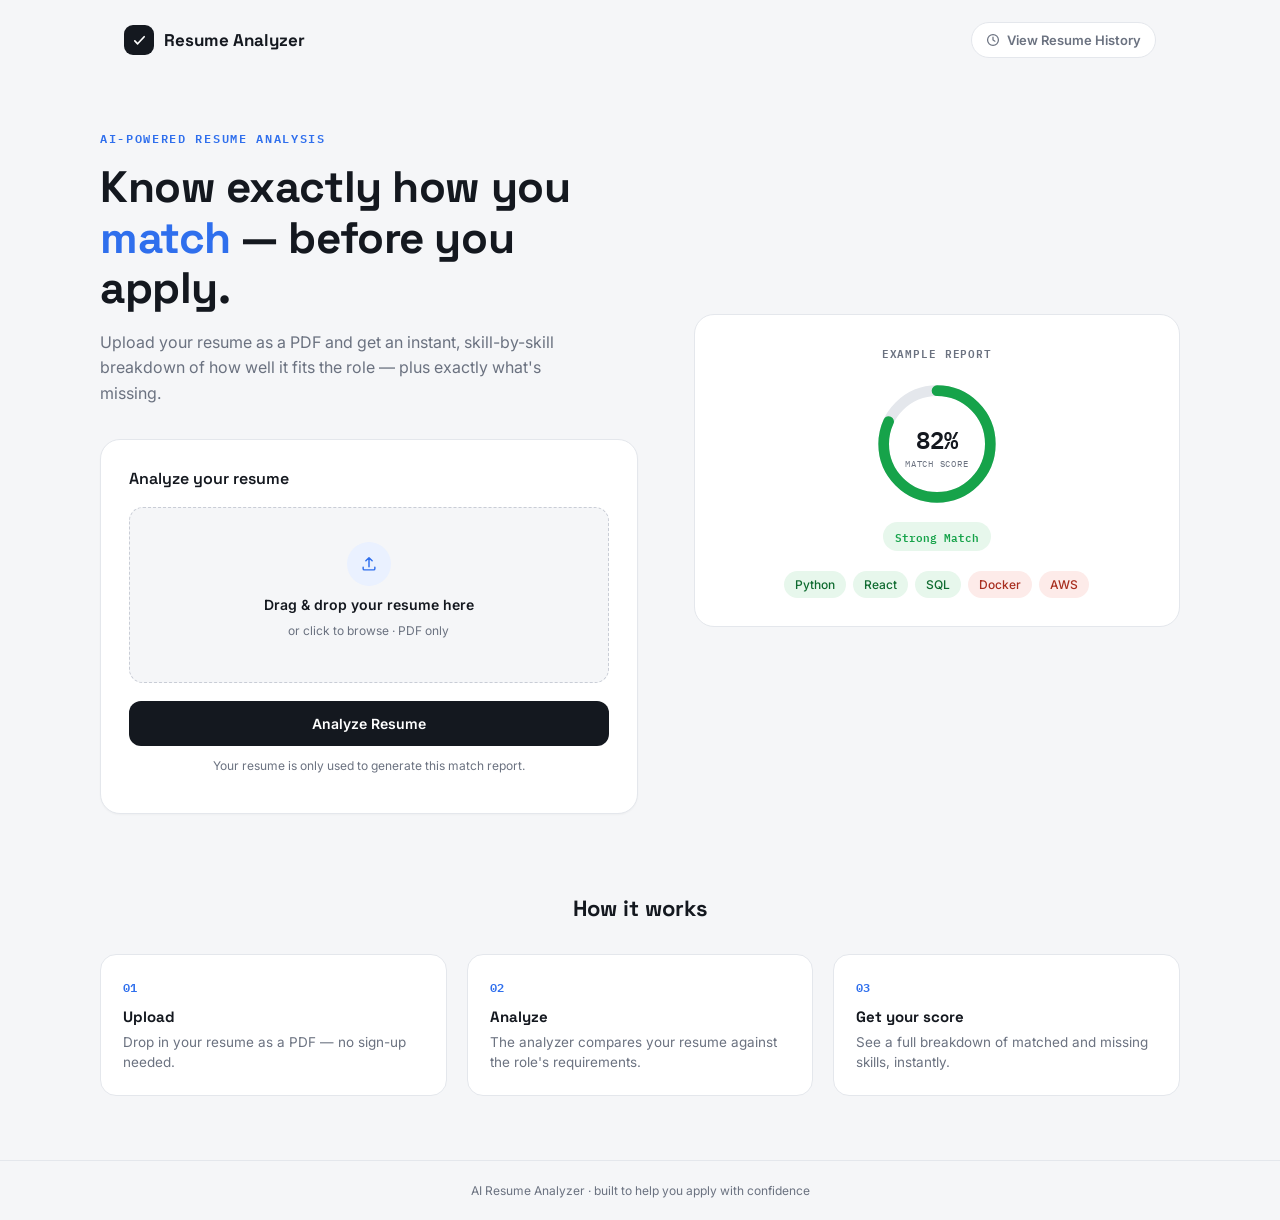
<file: templates/index.html>
<!DOCTYPE html>
<html lang="en">

<head>
    <meta charset="UTF-8">
    <meta name="viewport" content="width=device-width, initial-scale=1.0">
    <title>AI Resume Analyzer</title>

    <link rel="preconnect" href="https://fonts.googleapis.com">
    <link rel="preconnect" href="https://fonts.gstatic.com" crossorigin>
    <link href="https://fonts.googleapis.com/css2?family=Space+Grotesk:wght@500;600;700&family=Inter:wght@400;500;600&family=IBM+Plex+Mono:wght@500;600&display=swap" rel="stylesheet">

    <style>
        :root {
            --bg: #F5F6F8;
            --surface: #FFFFFF;
            --border: #E4E7EC;
            --ink: #14181F;
            --muted: #6B7280;
            --accent: #2F6FED;
            --accent-bg: #EAF1FF;

            --success: #16A34A;
            --success-bg: #E7F7EC;
            --warn: #C98A0A;
            --warn-bg: #FFF6E1;
            --danger: #D8412F;
            --danger-bg: #FDEBE9;
        }

        * { box-sizing: border-box; }

        html { scroll-behavior: smooth; }

        body {
            margin: 0;
            background: var(--bg);
            color: var(--ink);
            font-family: 'Inter', system-ui, sans-serif;
        }

        a { color: inherit; }

        .wrap {
            max-width: 1080px;
            margin: 0 auto;
            padding: 0 24px;
        }

        /* ---- Nav ---- */
        nav.topbar {
            padding: 22px 0;
        }

        .topbar-inner {
            display: flex;
            align-items: center;
            justify-content: space-between;
        }

        .brand {
            display: flex;
            align-items: center;
            gap: 10px;
            font-family: 'Space Grotesk', sans-serif;
            font-weight: 700;
            font-size: 17px;
            text-decoration: none;
        }

        .brand-mark {
            width: 30px;
            height: 30px;
            border-radius: 9px;
            background: var(--ink);
            display: flex;
            align-items: center;
            justify-content: center;
        }

        .history-link {
            display: inline-flex;
            align-items: center;
            gap: 7px;
            font-size: 13px;
            font-weight: 600;
            text-decoration: none;
            color: var(--muted);
            padding: 9px 14px;
            border-radius: 999px;
            border: 1px solid var(--border);
            background: var(--surface);
            transition: color 0.15s ease, border-color 0.15s ease;
        }

        .history-link:hover { color: var(--ink); border-color: #C9CDD6; }
        .history-link:focus-visible { outline: 2px solid var(--accent); outline-offset: 2px; }

        /* ---- Hero ---- */
        .hero {
            padding: 48px 0 72px;
            display: grid;
            grid-template-columns: 1.05fr 0.95fr;
            gap: 56px;
            align-items: center;
        }

        @media (max-width: 860px) {
            .hero { grid-template-columns: 1fr; padding: 24px 0 48px; gap: 40px; }
        }

        .eyebrow {
            font-family: 'IBM Plex Mono', monospace;
            font-size: 12px;
            font-weight: 600;
            letter-spacing: 0.14em;
            text-transform: uppercase;
            color: var(--accent);
            margin: 0 0 14px;
        }

        h1.headline {
            font-family: 'Space Grotesk', sans-serif;
            font-weight: 700;
            font-size: clamp(30px, 4.4vw, 44px);
            line-height: 1.15;
            margin: 0 0 16px;
            letter-spacing: -0.01em;
        }

        .headline em {
            font-style: normal;
            color: var(--accent);
        }

        .subcopy {
            font-size: 16px;
            line-height: 1.6;
            color: var(--muted);
            margin: 0 0 32px;
            max-width: 46ch;
        }

        /* ---- Upload card ---- */
        .upload-card {
            background: var(--surface);
            border: 1px solid var(--border);
            border-radius: 20px;
            padding: 28px;
            box-shadow: 0 1px 2px rgba(20, 24, 31, 0.03);
        }

        .upload-card h2 {
            font-family: 'Space Grotesk', sans-serif;
            font-size: 16px;
            font-weight: 600;
            margin: 0 0 18px;
        }

        .dropzone {
            display: flex;
            flex-direction: column;
            align-items: center;
            justify-content: center;
            text-align: center;
            gap: 10px;
            padding: 34px 20px;
            border: 1.5px dashed #C9CDD6;
            border-radius: 14px;
            cursor: pointer;
            background: var(--bg);
            transition: border-color 0.15s ease, background 0.15s ease;
        }

        .dropzone:hover { border-color: var(--accent); background: var(--accent-bg); }
        .dropzone.is-dragover { border-color: var(--accent); background: var(--accent-bg); }
        .dropzone.has-file { border-style: solid; border-color: var(--success); background: var(--success-bg); }

        .dropzone-icon {
            width: 44px;
            height: 44px;
            border-radius: 50%;
            background: var(--accent-bg);
            display: flex;
            align-items: center;
            justify-content: center;
            flex: none;
        }

        .dropzone.has-file .dropzone-icon { background: #D6F0DE; }

        .dropzone-title {
            font-weight: 600;
            font-size: 14px;
        }

        .dropzone-sub {
            font-size: 12px;
            color: var(--muted);
        }

        .dropzone-filename {
            font-family: 'IBM Plex Mono', monospace;
            font-size: 12px;
            font-weight: 600;
            color: #0F6B30;
            word-break: break-all;
        }

        .visually-hidden-input {
            position: absolute;
            width: 1px;
            height: 1px;
            overflow: hidden;
            clip: rect(0 0 0 0);
            white-space: nowrap;
        }

        .visually-hidden-input:focus-visible ~ .dropzone-title {
            outline: 2px solid var(--accent);
            outline-offset: 3px;
        }

        .submit-btn {
            width: 100%;
            margin-top: 18px;
            font-family: 'Inter', sans-serif;
            font-weight: 600;
            font-size: 14px;
            color: #fff;
            background: var(--ink);
            border: none;
            border-radius: 12px;
            padding: 14px;
            cursor: pointer;
            transition: background 0.15s ease, transform 0.15s ease;
        }

        .submit-btn:hover { background: #262B35; transform: translateY(-1px); }
        .submit-btn:focus-visible { outline: 2px solid var(--accent); outline-offset: 3px; }

        .form-note {
            text-align: center;
            font-size: 12px;
            color: var(--muted);
            margin-top: 12px;
        }

        /* ---- Preview mock (visual echo of the result page) ---- */
        .preview {
            background: var(--surface);
            border: 1px solid var(--border);
            border-radius: 20px;
            padding: 28px;
        }

        .preview-caption {
            font-family: 'IBM Plex Mono', monospace;
            font-size: 11px;
            font-weight: 600;
            letter-spacing: 0.08em;
            text-transform: uppercase;
            color: var(--muted);
            text-align: center;
            margin: 0 0 18px;
        }

        .mock-gauge-wrap {
            position: relative;
            width: 128px;
            height: 128px;
            margin: 0 auto 14px;
        }

        .mock-gauge-wrap svg { transform: rotate(-90deg); }

        .mock-track { fill: none; stroke: var(--border); stroke-width: 10; }
        .mock-fill {
            fill: none;
            stroke: var(--success);
            stroke-width: 10;
            stroke-linecap: round;
            stroke-dasharray: 314;
            stroke-dashoffset: 314;
            animation: fillMock 1.2s 0.3s cubic-bezier(0.22, 1, 0.36, 1) forwards;
        }

        @keyframes fillMock { to { stroke-dashoffset: 57; } }

        .mock-gauge-label {
            position: absolute;
            inset: 0;
            display: flex;
            flex-direction: column;
            align-items: center;
            justify-content: center;
        }

        .mock-gauge-number {
            font-family: 'IBM Plex Mono', monospace;
            font-weight: 600;
            font-size: 24px;
        }

        .mock-gauge-sub {
            font-family: 'IBM Plex Mono', monospace;
            font-size: 9px;
            letter-spacing: 0.08em;
            text-transform: uppercase;
            color: var(--muted);
        }

        .mock-verdict {
            display: block;
            text-align: center;
            font-family: 'IBM Plex Mono', monospace;
            font-size: 11px;
            font-weight: 600;
            color: var(--success);
            background: var(--success-bg);
            width: fit-content;
            margin: 0 auto 20px;
            padding: 5px 12px;
            border-radius: 999px;
        }

        .mock-chips {
            display: flex;
            flex-wrap: wrap;
            gap: 7px;
            justify-content: center;
        }

        .chip {
            font-size: 12px;
            font-weight: 500;
            padding: 6px 11px;
            border-radius: 999px;
        }

        .chip.ok { background: var(--success-bg); color: #0F6B30; }
        .chip.no { background: var(--danger-bg); color: #A82E1F; }

        /* ---- How it works ---- */
        .how {
            padding: 8px 0 64px;
        }

        .how h2 {
            font-family: 'Space Grotesk', sans-serif;
            font-size: 22px;
            font-weight: 700;
            text-align: center;
            margin: 0 0 32px;
        }

        .steps {
            display: grid;
            grid-template-columns: repeat(3, 1fr);
            gap: 20px;
        }

        @media (max-width: 720px) {
            .steps { grid-template-columns: 1fr; }
        }

        .step {
            background: var(--surface);
            border: 1px solid var(--border);
            border-radius: 16px;
            padding: 22px;
        }

        .step-num {
            font-family: 'IBM Plex Mono', monospace;
            font-size: 12px;
            font-weight: 600;
            color: var(--accent);
            margin-bottom: 10px;
        }

        .step h3 {
            font-family: 'Space Grotesk', sans-serif;
            font-size: 15px;
            margin: 0 0 6px;
        }

        .step p {
            font-size: 13.5px;
            color: var(--muted);
            line-height: 1.55;
            margin: 0;
        }

        footer {
            border-top: 1px solid var(--border);
            padding: 22px 0;
            text-align: center;
            font-size: 12px;
            color: var(--muted);
        }

        @media (prefers-reduced-motion: reduce) {
            html { scroll-behavior: auto; }
            .mock-fill { animation: none; stroke-dashoffset: 57; }
            .submit-btn, .history-link, .dropzone { transition: none; }
        }
    </style>
</head>

<body>

    <nav class="topbar">
        <div class="wrap topbar-inner">
            <a class="brand" href="/">
                <span class="brand-mark">
                    <svg width="15" height="15" viewBox="0 0 16 16" fill="none">
                        <path d="M3 8.5L6 11.5L13 4" stroke="#fff" stroke-width="1.8" stroke-linecap="round" stroke-linejoin="round"/>
                    </svg>
                </span>
                Resume Analyzer
            </a>
            <a href="/history" class="history-link">
                <svg width="14" height="14" viewBox="0 0 16 16" fill="none">
                    <circle cx="8" cy="8" r="6.2" stroke="currentColor" stroke-width="1.4"/>
                    <path d="M8 4.8V8L10.2 9.4" stroke="currentColor" stroke-width="1.4" stroke-linecap="round"/>
                </svg>
                View Resume History
            </a>
        </div>
    </nav>

    <header class="wrap hero">
        <div>
            <p class="eyebrow">AI-Powered Resume Analysis</p>
            <h1 class="headline">Know exactly how you <em>match</em> — before you apply.</h1>
            <p class="subcopy">
                Upload your resume as a PDF and get an instant, skill-by-skill breakdown of how well it fits the role — plus exactly what's missing.
            </p>

            <div class="upload-card">
                <h2>Analyze your resume</h2>

                <form action="/upload" method="POST" enctype="multipart/form-data" id="uploadForm">

                    <label class="dropzone" id="dropzone" for="resumeInput">
                        <span class="dropzone-icon">
                            <svg width="18" height="18" viewBox="0 0 20 20" fill="none">
                                <path d="M10 13V3M10 3L6.5 6.5M10 3L13.5 6.5" stroke="#2F6FED" stroke-width="1.6" stroke-linecap="round" stroke-linejoin="round"/>
                                <path d="M3.5 13.5V15.2C3.5 15.9 4.1 16.5 4.8 16.5H15.2C15.9 16.5 16.5 15.9 16.5 15.2V13.5" stroke="#2F6FED" stroke-width="1.6" stroke-linecap="round"/>
                            </svg>
                        </span>
                        <span class="dropzone-title" id="dropzoneTitle">Drag &amp; drop your resume here</span>
                        <span class="dropzone-sub" id="dropzoneSub">or click to browse &middot; PDF only</span>
                        <span class="dropzone-filename" id="fileName"></span>

                        <input
                            type="file"
                            id="resumeInput"
                            name="resume"
                            accept=".pdf"
                            required
                            class="visually-hidden-input">
                    </label>

                    <button type="submit" class="submit-btn">Analyze Resume</button>
                    <p class="form-note">Your resume is only used to generate this match report.</p>
                </form>
            </div>
        </div>

        <div class="preview" aria-hidden="true">
            <p class="preview-caption">Example report</p>

            <div class="mock-gauge-wrap">
                <svg viewBox="0 0 120 120" width="128" height="128">
                    <circle class="mock-track" cx="60" cy="60" r="50"></circle>
                    <circle class="mock-fill" cx="60" cy="60" r="50"></circle>
                </svg>
                <div class="mock-gauge-label">
                    <span class="mock-gauge-number">82%</span>
                    <span class="mock-gauge-sub">Match Score</span>
                </div>
            </div>

            <span class="mock-verdict">Strong Match</span>

            <div class="mock-chips">
                <span class="chip ok">Python</span>
                <span class="chip ok">React</span>
                <span class="chip ok">SQL</span>
                <span class="chip no">Docker</span>
                <span class="chip no">AWS</span>
            </div>
        </div>
    </header>

    <section class="wrap how">
        <h2>How it works</h2>
        <div class="steps">
            <div class="step">
                <div class="step-num">01</div>
                <h3>Upload</h3>
                <p>Drop in your resume as a PDF — no sign-up needed.</p>
            </div>
            <div class="step">
                <div class="step-num">02</div>
                <h3>Analyze</h3>
                <p>The analyzer compares your resume against the role's requirements.</p>
            </div>
            <div class="step">
                <div class="step-num">03</div>
                <h3>Get your score</h3>
                <p>See a full breakdown of matched and missing skills, instantly.</p>
            </div>
        </div>
    </section>

    <footer>
        AI Resume Analyzer &middot; built to help you apply with confidence
    </footer>

    <script>
        const dropzone = document.getElementById('dropzone');
        const fileInput = document.getElementById('resumeInput');
        const fileNameEl = document.getElementById('fileName');
        const titleEl = document.getElementById('dropzoneTitle');
        const subEl = document.getElementById('dropzoneSub');

        function updateFileName() {
            if (fileInput.files && fileInput.files.length) {
                fileNameEl.textContent = fileInput.files[0].name;
                titleEl.textContent = 'Resume ready';
                subEl.textContent = 'Click to choose a different file';
                dropzone.classList.add('has-file');
            } else {
                fileNameEl.textContent = '';
                titleEl.textContent = 'Drag & drop your resume here';
                subEl.textContent = 'or click to browse · PDF only';
                dropzone.classList.remove('has-file');
            }
        }

        fileInput.addEventListener('change', updateFileName);

        ['dragover', 'dragenter'].forEach(evt => dropzone.addEventListener(evt, (e) => {
            e.preventDefault();
            dropzone.classList.add('is-dragover');
        }));

        ['dragleave', 'dragend'].forEach(evt => dropzone.addEventListener(evt, () => {
            dropzone.classList.remove('is-dragover');
        }));

        dropzone.addEventListener('drop', (e) => {
            e.preventDefault();
            dropzone.classList.remove('is-dragover');
            if (e.dataTransfer.files.length) {
                fileInput.files = e.dataTransfer.files;
                updateFileName();
            }
        });
    </script>

</body>

</html>
</file>
